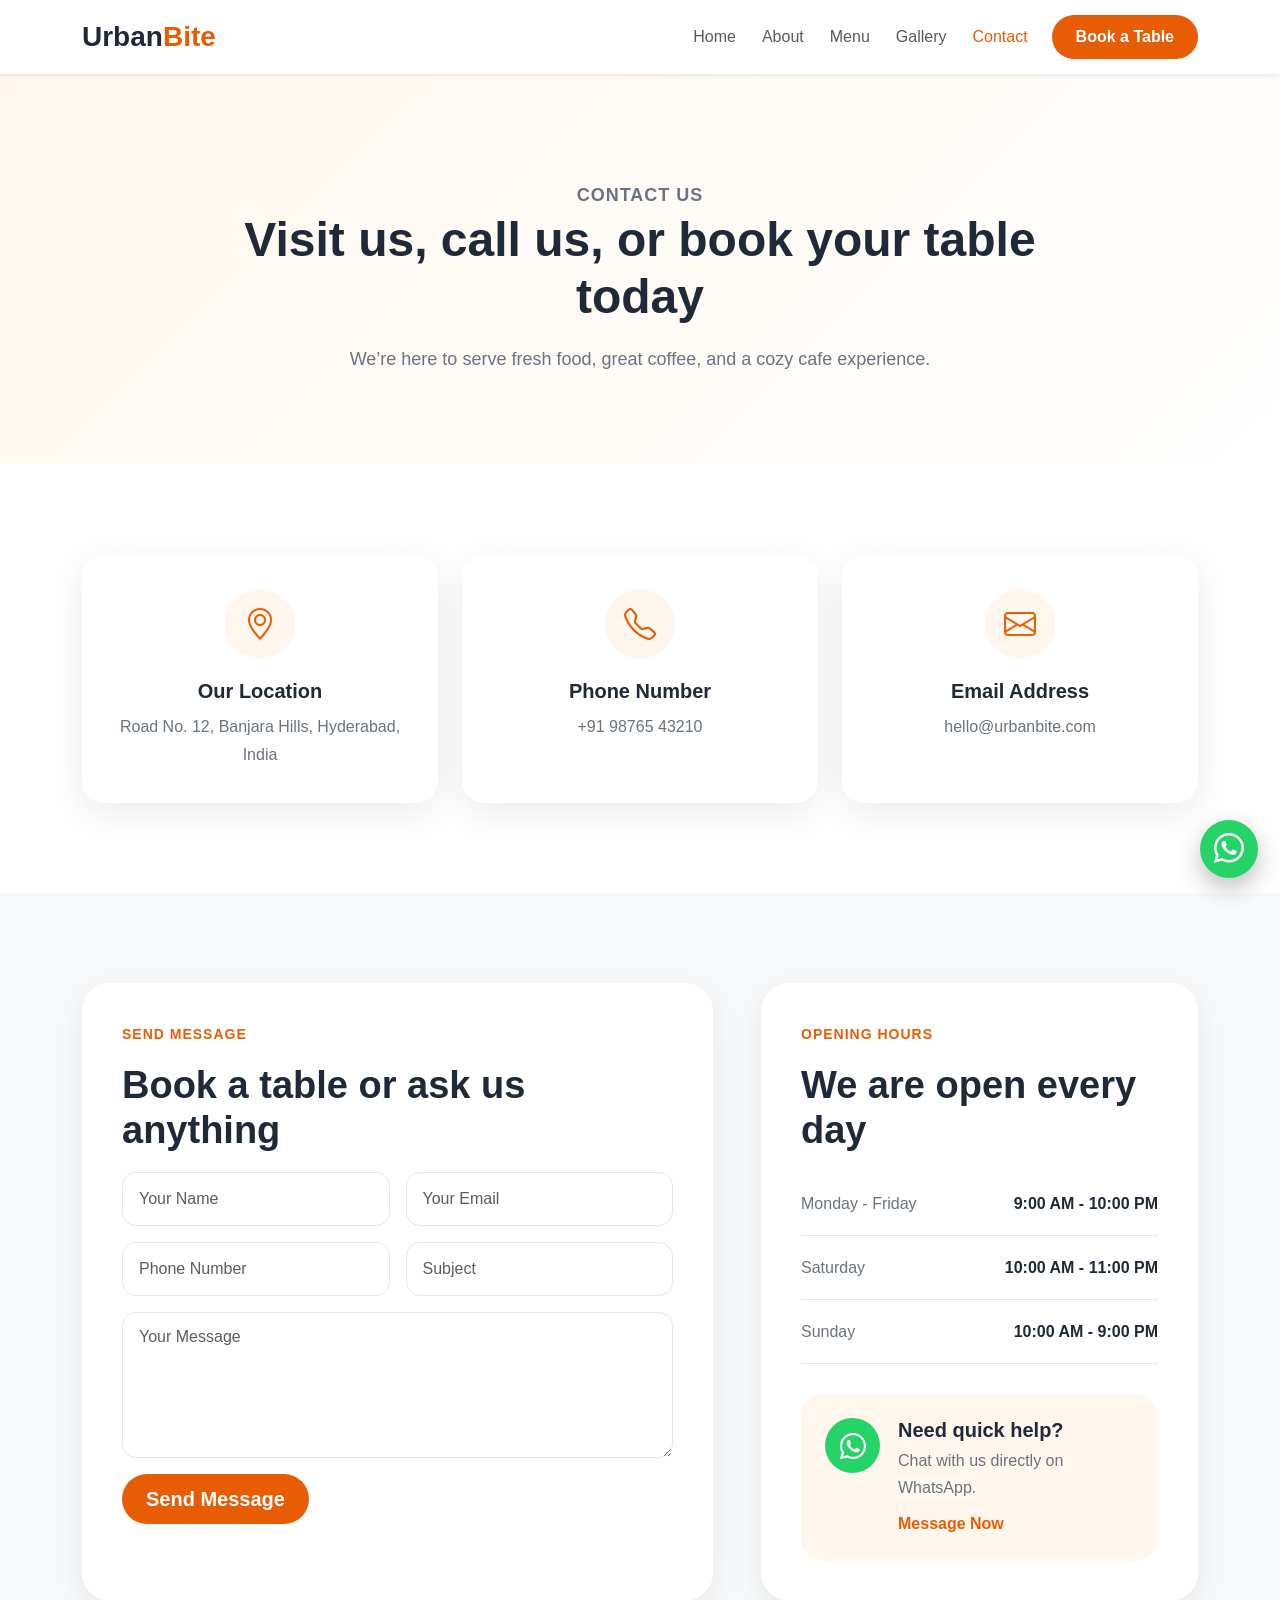
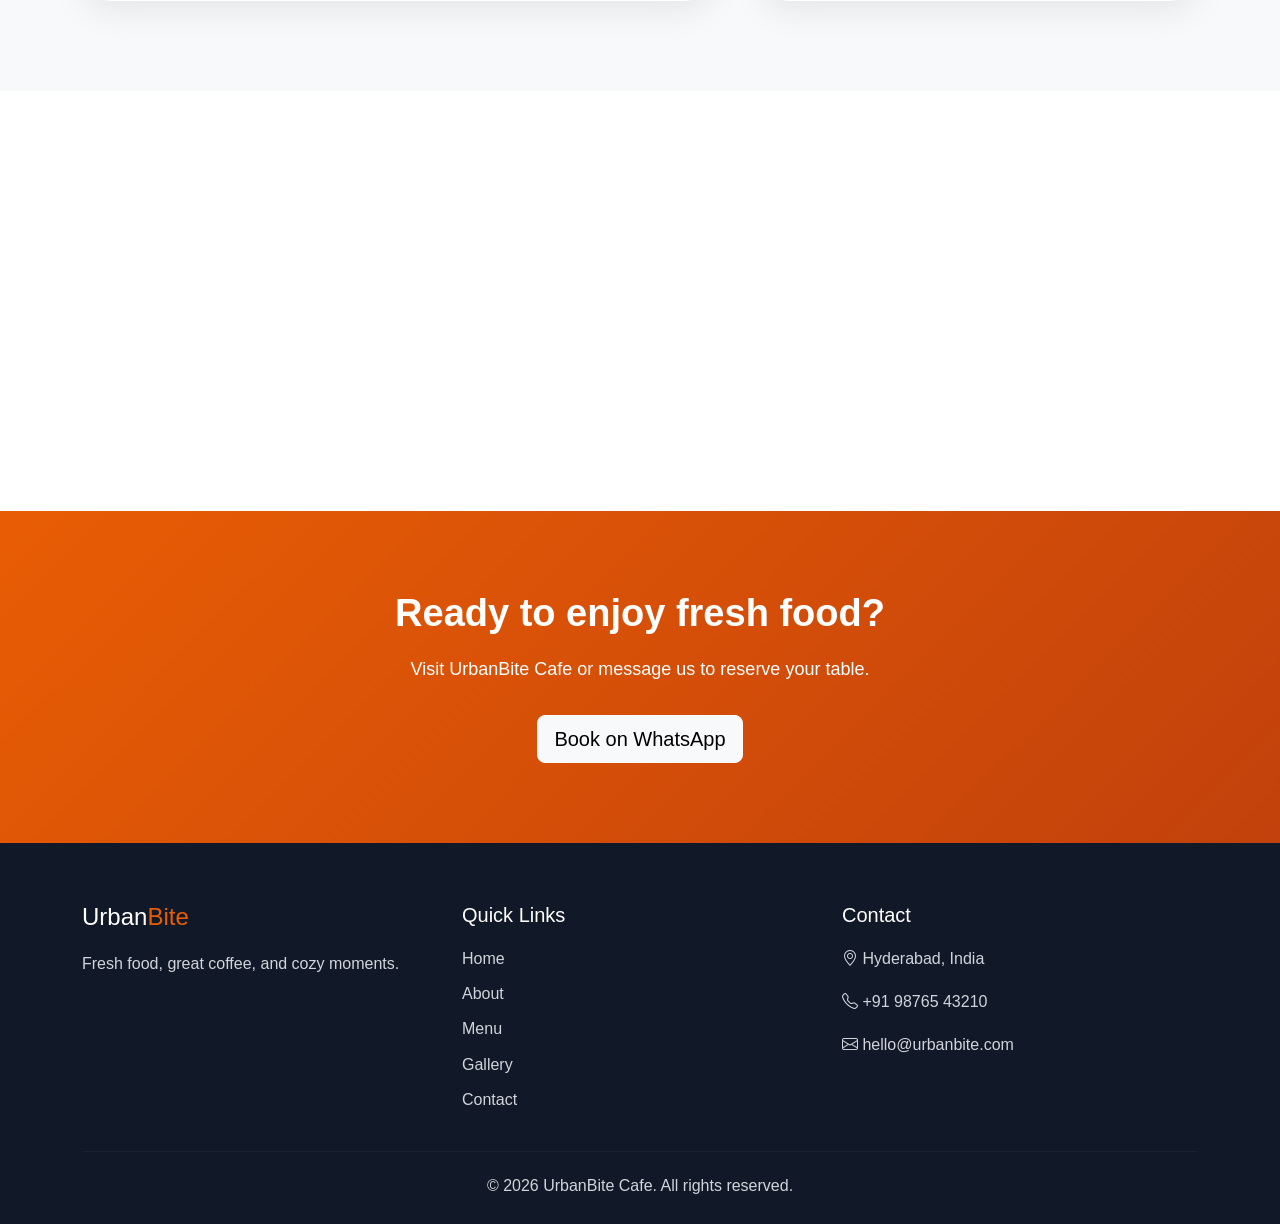
<file: contact.html>
<!DOCTYPE html>
<html lang="en">
<head>
  <meta charset="UTF-8" />
  <meta name="viewport" content="width=device-width, initial-scale=1.0" />
  <title>Contact | UrbanBite Cafe</title>

  <link href="https://cdn.jsdelivr.net/npm/bootstrap@5.3.3/dist/css/bootstrap.min.css" rel="stylesheet">
  <link href="https://cdn.jsdelivr.net/npm/bootstrap-icons@1.11.3/font/bootstrap-icons.css" rel="stylesheet">
  <link rel="stylesheet" href="css/style.css">
</head>
<body>

  <!-- Navbar -->
  <nav class="navbar navbar-expand-lg navbar-light bg-white shadow-sm fixed-top">
    <div class="container">
      <a class="navbar-brand fw-bold" href="index.html">
        Urban<span>Bite</span>
      </a>

      <button class="navbar-toggler" type="button" data-bs-toggle="collapse" data-bs-target="#mainNavbar">
        <span class="navbar-toggler-icon"></span>
      </button>

      <div class="collapse navbar-collapse" id="mainNavbar">
        <ul class="navbar-nav ms-auto mb-2 mb-lg-0 align-items-lg-center">
          <li class="nav-item"><a class="nav-link" href="index.html">Home</a></li>
          <li class="nav-item"><a class="nav-link" href="about.html">About</a></li>
          <li class="nav-item"><a class="nav-link" href="services.html">Menu</a></li>
          <li class="nav-item"><a class="nav-link" href="gallery.html">Gallery</a></li>
          <li class="nav-item"><a class="nav-link active" href="contact.html">Contact</a></li>
          <li class="nav-item ms-lg-3">
            <a class="btn btn-brand" href="contact.html">Book a Table</a>
          </li>
        </ul>
      </div>
    </div>
  </nav>

  <!-- Page Header -->
  <section class="page-header">
    <div class="container text-center">
      <p class="section-tag">Contact Us</p>
      <h1>Visit us, call us, or book your table today</h1>
      <p>We’re here to serve fresh food, great coffee, and a cozy cafe experience.</p>
    </div>
  </section>

  <!-- Contact Info Cards -->
  <section class="section-padding">
    <div class="container">
      <div class="row g-4">

        <div class="col-md-4">
          <div class="contact-info-card">
            <i class="bi bi-geo-alt"></i>
            <h5>Our Location</h5>
            <p>Road No. 12, Banjara Hills, Hyderabad, India</p>
          </div>
        </div>

        <div class="col-md-4">
          <div class="contact-info-card">
            <i class="bi bi-telephone"></i>
            <h5>Phone Number</h5>
            <p>+91 98765 43210</p>
          </div>
        </div>

        <div class="col-md-4">
          <div class="contact-info-card">
            <i class="bi bi-envelope"></i>
            <h5>Email Address</h5>
            <p>hello@urbanbite.com</p>
          </div>
        </div>

      </div>
    </div>
  </section>

  <!-- Contact Form + Hours -->
  <section class="section-padding bg-light">
    <div class="container">
      <div class="row g-5">

        <div class="col-lg-7">
          <div class="contact-form-box">
            <p class="section-tag">Send Message</p>
            <h2>Book a table or ask us anything</h2>

            <form>
              <div class="row g-3">
                <div class="col-md-6">
                  <input type="text" class="form-control" placeholder="Your Name">
                </div>

                <div class="col-md-6">
                  <input type="email" class="form-control" placeholder="Your Email">
                </div>

                <div class="col-md-6">
                  <input type="tel" class="form-control" placeholder="Phone Number">
                </div>

                <div class="col-md-6">
                  <input type="text" class="form-control" placeholder="Subject">
                </div>

                <div class="col-12">
                  <textarea class="form-control" rows="5" placeholder="Your Message"></textarea>
                </div>

                <div class="col-12">
                  <button type="submit" class="btn btn-brand btn-lg">Send Message</button>
                </div>
              </div>
            </form>
          </div>
        </div>

        <div class="col-lg-5">
          <div class="opening-hours-box">
            <p class="section-tag">Opening Hours</p>
            <h2>We are open every day</h2>

            <div class="hours-item">
              <span>Monday - Friday</span>
              <strong>9:00 AM - 10:00 PM</strong>
            </div>

            <div class="hours-item">
              <span>Saturday</span>
              <strong>10:00 AM - 11:00 PM</strong>
            </div>

            <div class="hours-item">
              <span>Sunday</span>
              <strong>10:00 AM - 9:00 PM</strong>
            </div>

            <div class="contact-whatsapp-box">
              <i class="bi bi-whatsapp"></i>
              <div>
                <h5>Need quick help?</h5>
                <p>Chat with us directly on WhatsApp.</p>
                <a href="https://wa.me/919876543210" target="_blank">Message Now</a>
              </div>
            </div>

          </div>
        </div>

      </div>
    </div>
  </section>

  <!-- Map -->
  <section class="map-section">
    <iframe
      src="https://www.google.com/maps?q=Banjara%20Hills%20Hyderabad&output=embed"
      width="100%"
      height="420"
      style="border:0;"
      allowfullscreen=""
      loading="lazy">
    </iframe>
  </section>

  <!-- CTA -->
  <section class="cta-section">
    <div class="container text-center">
      <h2>Ready to enjoy fresh food?</h2>
      <p>Visit UrbanBite Cafe or message us to reserve your table.</p>
      <a href="https://wa.me/919876543210" target="_blank" class="btn btn-light btn-lg">Book on WhatsApp</a>
    </div>
  </section>

  <!-- Footer -->
  <footer class="footer-section">
    <div class="container">
      <div class="row g-4">
        <div class="col-md-4">
          <h4>Urban<span>Bite</span></h4>
          <p>Fresh food, great coffee, and cozy moments.</p>
        </div>

        <div class="col-md-4">
          <h5>Quick Links</h5>
          <a href="index.html">Home</a>
          <a href="about.html">About</a>
          <a href="services.html">Menu</a>
          <a href="gallery.html">Gallery</a>
          <a href="contact.html">Contact</a>
        </div>

        <div class="col-md-4">
          <h5>Contact</h5>
          <p><i class="bi bi-geo-alt"></i> Hyderabad, India</p>
          <p><i class="bi bi-telephone"></i> +91 98765 43210</p>
          <p><i class="bi bi-envelope"></i> hello@urbanbite.com</p>
        </div>
      </div>

      <hr>
      <p class="text-center mb-0">© 2026 UrbanBite Cafe. All rights reserved.</p>
    </div>
  </footer>

  <!-- WhatsApp Button -->
  <a href="https://wa.me/919876543210" class="whatsapp-btn" target="_blank">
    <i class="bi bi-whatsapp"></i>
  </a>

  <script src="https://cdn.jsdelivr.net/npm/bootstrap@5.3.3/dist/js/bootstrap.bundle.min.js"></script>
  <script src="js/script.js"></script>
</body>
</html>
</file>
<file: css/style.css>
:root {
  --brand: #e85d04;
  --brand-dark: #c2410c;
  --dark: #1f2937;
  --muted: #6b7280;
  --light: #fff7ed;
}

* {
  margin: 0;
  padding: 0;
  box-sizing: border-box;
}

body {
  font-family: Arial, sans-serif;
  color: var(--dark);
  line-height: 1.7;
}

.navbar-brand {
  font-size: 28px;
  color: var(--dark);
}

.navbar-brand span,
.footer-section span {
  color: var(--brand);
}

.nav-link {
  font-weight: 500;
  margin-left: 10px;
}

.nav-link.active,
.nav-link:hover {
  color: var(--brand) !important;
}

.btn-brand {
  background: var(--brand);
  color: #fff;
  border: none;
  border-radius: 30px;
  padding: 10px 24px;
  font-weight: 600;
}

.btn-brand:hover {
  background: var(--brand-dark);
  color: #fff;
}

.hero-section {
  background: linear-gradient(135deg, #fff7ed, #ffffff);
  padding-top: 80px;
}

.hero-tag,
.section-tag {
  color: var(--brand);
  font-weight: 700;
  text-transform: uppercase;
  letter-spacing: 1px;
  font-size: 14px;
}

.hero-section h1 {
  font-size: 56px;
  font-weight: 800;
  line-height: 1.1;
  margin-bottom: 20px;
}

.hero-text {
  font-size: 18px;
  color: var(--muted);
  margin-bottom: 30px;
}

.hero-card {
  position: relative;
}

.hero-card img {
  box-shadow: 0 20px 50px rgba(0, 0, 0, 0.15);
}

.rating-box {
  position: absolute;
  left: 20px;
  bottom: 20px;
  background: #fff;
  padding: 14px 18px;
  border-radius: 16px;
  box-shadow: 0 10px 30px rgba(0,0,0,0.15);
  font-weight: 700;
}

.rating-box i {
  color: #f59e0b;
}

.section-padding {
  padding: 90px 0;
}

h2 {
  font-size: 38px;
  font-weight: 800;
  margin-bottom: 18px;
}

.menu-card,
.feature-card,
.testimonial-card {
  background: #fff;
  border-radius: 22px;
  overflow: hidden;
  box-shadow: 0 10px 35px rgba(0,0,0,0.08);
  height: 100%;
  transition: 0.3s;
}

.menu-card:hover,
.feature-card:hover,
.testimonial-card:hover {
  transform: translateY(-8px);
}

.menu-card img {
  width: 100%;
  height: 230px;
  object-fit: cover;
}

.menu-card h5,
.feature-card h5 {
  font-weight: 700;
}

.menu-card p,
.feature-card p,
.testimonial-card p {
  color: var(--muted);
}

.menu-card span {
  color: var(--brand);
  font-weight: 800;
  font-size: 20px;
}

.feature-card {
  padding: 35px 28px;
  text-align: center;
}

.feature-card i {
  width: 70px;
  height: 70px;
  background: var(--light);
  color: var(--brand);
  display: inline-flex;
  justify-content: center;
  align-items: center;
  border-radius: 50%;
  font-size: 32px;
  margin-bottom: 20px;
}

.testimonial-card {
  padding: 30px;
}

.testimonial-card h6 {
  color: var(--brand);
  font-weight: 700;
}

.cta-section {
  background: linear-gradient(135deg, var(--brand), var(--brand-dark));
  color: #fff;
  padding: 80px 0;
}

.cta-section p {
  font-size: 18px;
  margin-bottom: 30px;
}

.footer-section {
  background: #111827;
  color: #d1d5db;
  padding: 60px 0 25px;
}

.footer-section h4,
.footer-section h5 {
  color: #fff;
  margin-bottom: 18px;
}

.footer-section a {
  display: block;
  color: #d1d5db;
  text-decoration: none;
  margin-bottom: 8px;
}

.footer-section a:hover {
  color: var(--brand);
}

.footer-section hr {
  border-color: rgba(255,255,255,0.15);
  margin: 30px 0 20px;
}

.whatsapp-btn {
  position: fixed;
  right: 22px;
  bottom: 22px;
  width: 58px;
  height: 58px;
  background: #25d366;
  color: #fff;
  border-radius: 50%;
  display: flex;
  justify-content: center;
  align-items: center;
  z-index: 999;
  text-decoration: none;
  font-size: 30px;
  box-shadow: 0 10px 25px rgba(0,0,0,0.25);
}

.whatsapp-btn:hover {
  color: #fff;
  transform: scale(1.05);
}

@media (max-width: 991px) {
  .hero-section h1 {
    font-size: 42px;
  }

  .section-padding {
    padding: 70px 0;
  }
}

@media (max-width: 576px) {
  .hero-section h1 {
    font-size: 36px;
  }

  h2 {
    font-size: 30px;
  }

  .btn-lg {
    font-size: 16px;
  }
}.page-header {
  background: linear-gradient(135deg, #fff7ed, #ffffff);
  padding: 180px 0 90px;
}

.page-header h1 {
  font-size: 48px;
  font-weight: 800;
  max-width: 850px;
  margin: 0 auto 18px;
}

.page-header p {
  color: var(--muted);
  font-size: 18px;
  max-width: 700px;
  margin: 0 auto;
}

.stats-box {
  background: #fff;
  padding: 35px 20px;
  border-radius: 22px;
  box-shadow: 0 10px 35px rgba(0,0,0,0.08);
  height: 100%;
}

.stats-box h3 {
  color: var(--brand);
  font-size: 42px;
  font-weight: 800;
  margin-bottom: 8px;
}

.stats-box p {
  color: var(--muted);
  margin-bottom: 0;
  font-weight: 600;
}

@media (max-width: 576px) {
  .page-header {
    padding: 160px 0 70px;
  }

  .page-header h1 {
    font-size: 34px;
  }
}
.category-box {
  background: #fff;
  padding: 35px 20px;
  border-radius: 22px;
  text-align: center;
  box-shadow: 0 10px 35px rgba(0,0,0,0.08);
  height: 100%;
  transition: 0.3s;
}

.category-box:hover {
  transform: translateY(-8px);
}

.category-box i {
  width: 70px;
  height: 70px;
  background: var(--light);
  color: var(--brand);
  display: inline-flex;
  justify-content: center;
  align-items: center;
  border-radius: 50%;
  font-size: 32px;
  margin-bottom: 18px;
}

.category-box h5 {
  font-weight: 700;
  margin-bottom: 0;
}

.offer-box {
  background: linear-gradient(135deg, #fff7ed, #ffffff);
  border-radius: 28px;
  padding: 50px;
  box-shadow: 0 10px 35px rgba(0,0,0,0.08);
}

.offer-box p {
  color: var(--muted);
  margin-bottom: 0;
}

@media (max-width: 576px) {
  .offer-box {
    padding: 32px 24px;
  }
}
.gallery-card {
  position: relative;
  border-radius: 24px;
  overflow: hidden;
  height: 320px;
  width: 100%;
  box-shadow: 0 10px 35px rgba(0,0,0,0.1);
  background: #fff;
  cursor: pointer;
}

.gallery-card img {
  width: 100%;
  height: 100%;
  display: block;
  object-fit: cover;
  object-position: center;
  transition: 0.4s ease;
}

.gallery-card:hover img {
  transform: scale(1.08);
}

.gallery-card::after {
  content: "";
  position: absolute;
  inset: 0;
  background: rgba(232, 93, 4, 0.08);
  opacity: 0;
  transition: 0.3s;
  pointer-events: none;
}

.gallery-card:hover::after {
  opacity: 1;
}

.gallery-overlay {
  position: absolute;
  left: 0;
  bottom: 0;
  width: 100%;
  padding: 28px;
  color: #fff;
  background: linear-gradient(to top, rgba(0,0,0,0.82), rgba(0,0,0,0));
  z-index: 2;
}

.gallery-overlay h5 {
  font-weight: 800;
  margin-bottom: 6px;
}

.gallery-overlay p {
  margin-bottom: 0;
  font-size: 15px;
}

.gallery-feature-img img {
  width: 100%;
  height: 420px;
  object-fit: cover;
  object-position: center;
}

.instagram-box {
  background: linear-gradient(135deg, #fff7ed, #ffffff);
  border-radius: 28px;
  padding: 60px 30px;
  box-shadow: 0 10px 35px rgba(0,0,0,0.08);
}

.instagram-box i {
  width: 75px;
  height: 75px;
  background: var(--brand);
  color: #fff;
  border-radius: 50%;
  display: inline-flex;
  justify-content: center;
  align-items: center;
  font-size: 34px;
  margin-bottom: 22px;
}

.instagram-box p {
  color: var(--muted);
  max-width: 620px;
  margin: 0 auto 28px;
}

@media (max-width: 768px) {
  .gallery-card {
    height: 280px;
  }
}

@media (max-width: 576px) {
  .gallery-card {
    height: 250px;
  }

  .instagram-box {
    padding: 45px 22px;
  }
}
.contact-info-card {
  background: #fff;
  padding: 35px 25px;
  border-radius: 22px;
  text-align: center;
  box-shadow: 0 10px 35px rgba(0,0,0,0.08);
  height: 100%;
  transition: 0.3s;
}

.contact-info-card:hover {
  transform: translateY(-8px);
}

.contact-info-card i {
  width: 70px;
  height: 70px;
  background: var(--light);
  color: var(--brand);
  border-radius: 50%;
  display: inline-flex;
  justify-content: center;
  align-items: center;
  font-size: 32px;
  margin-bottom: 20px;
}

.contact-info-card h5 {
  font-weight: 800;
  margin-bottom: 10px;
}

.contact-info-card p {
  color: var(--muted);
  margin-bottom: 0;
}

.contact-form-box,
.opening-hours-box {
  background: #fff;
  padding: 40px;
  border-radius: 28px;
  box-shadow: 0 10px 35px rgba(0,0,0,0.08);
  height: 100%;
}

.form-control {
  height: 54px;
  border-radius: 14px;
  border: 1px solid #e5e7eb;
  padding: 12px 16px;
}

textarea.form-control {
  height: auto;
}

.form-control:focus {
  border-color: var(--brand);
  box-shadow: 0 0 0 0.2rem rgba(232, 93, 4, 0.15);
}

.hours-item {
  display: flex;
  justify-content: space-between;
  gap: 20px;
  padding: 18px 0;
  border-bottom: 1px solid #e5e7eb;
}

.hours-item span {
  color: var(--muted);
}

.hours-item strong {
  color: var(--dark);
  text-align: right;
}

.contact-whatsapp-box {
  margin-top: 30px;
  background: var(--light);
  padding: 24px;
  border-radius: 22px;
  display: flex;
  gap: 18px;
  align-items: flex-start;
}

.contact-whatsapp-box i {
  width: 55px;
  height: 55px;
  background: #25d366;
  color: #fff;
  border-radius: 50%;
  display: inline-flex;
  justify-content: center;
  align-items: center;
  font-size: 26px;
  flex-shrink: 0;
}

.contact-whatsapp-box h5 {
  font-weight: 800;
  margin-bottom: 5px;
}

.contact-whatsapp-box p {
  color: var(--muted);
  margin-bottom: 8px;
}

.contact-whatsapp-box a {
  color: var(--brand);
  font-weight: 800;
  text-decoration: none;
}

.map-section iframe {
  display: block;
}

@media (max-width: 576px) {
  .contact-form-box,
  .opening-hours-box {
    padding: 28px 22px;
  }

  .hours-item {
    flex-direction: column;
    gap: 4px;
  }

  .hours-item strong {
    text-align: left;
  }
}
</file>
